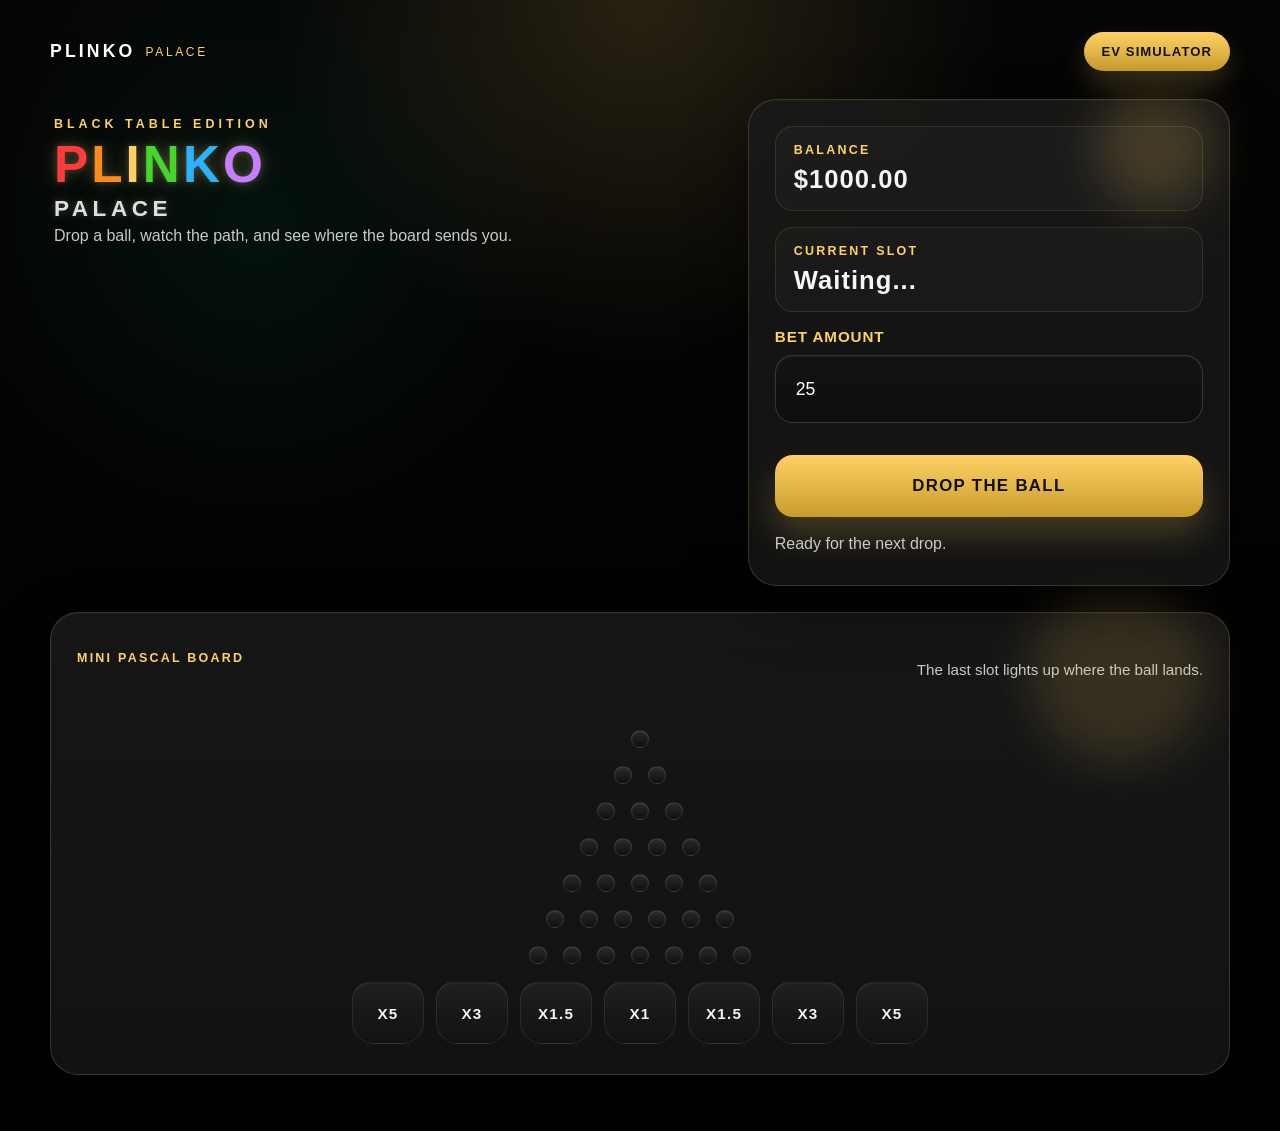
<file: index.html>
<!DOCTYPE html>
<html lang="en">

<head>
  <meta charset="utf-8">
  <meta name="viewport" content="width=device-width, initial-scale=1">
  <title>Plinko Palace</title>
  <link href="style.css" rel="stylesheet" type="text/css">
</head>

<body class="home-page">
  <main class="home-shell">
    <header class="topbar">
      <a class="brand-mark" href="index.html">
        <span class="brand-led">Plinko</span>
        <span class="brand-subtitle">Palace</span>
      </a>
      <a class="nav-link" href="simulator.html">EV Simulator</a>
    </header>

    <section class="hero-panel">
      <div class="hero-text">
        <p class="eyebrow">Black Table Edition</p>
        <h1 class="led-title" aria-label="Plinko Palace">
          <span class="plinko-word" aria-hidden="true">
            <span class="led-letter p">P</span>
            <span class="led-letter l">l</span>
            <span class="led-letter i">i</span>
            <span class="led-letter n">n</span>
            <span class="led-letter k">k</span>
            <span class="led-letter o">o</span>
          </span>
          <span class="subtitle-line">Palace</span>
        </h1>
        <p class="tagline">Drop a ball, watch the path, and see where the board sends you.</p>
      </div>

      <div class="control-deck">
        <div class="stat-card">
          <span class="stat-label">Balance</span>
          <strong id="balanceDisplay">$1000.00</strong>
        </div>
        <div class="stat-card">
          <span class="stat-label">Current Slot</span>
          <strong id="slotDisplay">Waiting...</strong>
        </div>

        <div class="field-group">
          <label for="betInput">Bet Amount</label>
          <input id="betInput" type="number" min="1" step="1" value="25">
        </div>

        <button id="dropBtn" type="button">Drop The Ball</button>
        <p id="resultMessage" class="status-line">Ready for the next drop.</p>
      </div>
    </section>

    <section class="board-section">
      <div class="triangle-frame">
        <div class="board-header">
          <p class="board-title">Mini Pascal Board</p>
          <p class="board-caption">The last slot lights up where the ball lands.</p>
        </div>

        <div id="triangleBoard" class="triangle-board" aria-label="Plinko board">
          <div class="triangle-row row-0">
            <span class="peg" data-row="0" data-col="0"></span>
          </div>
          <div class="triangle-row row-1">
            <span class="peg" data-row="1" data-col="0"></span>
            <span class="peg" data-row="1" data-col="1"></span>
          </div>
          <div class="triangle-row row-2">
            <span class="peg" data-row="2" data-col="0"></span>
            <span class="peg" data-row="2" data-col="1"></span>
            <span class="peg" data-row="2" data-col="2"></span>
          </div>
          <div class="triangle-row row-3">
            <span class="peg" data-row="3" data-col="0"></span>
            <span class="peg" data-row="3" data-col="1"></span>
            <span class="peg" data-row="3" data-col="2"></span>
            <span class="peg" data-row="3" data-col="3"></span>
          </div>
          <div class="triangle-row row-4">
            <span class="peg" data-row="4" data-col="0"></span>
            <span class="peg" data-row="4" data-col="1"></span>
            <span class="peg" data-row="4" data-col="2"></span>
            <span class="peg" data-row="4" data-col="3"></span>
            <span class="peg" data-row="4" data-col="4"></span>
          </div>
          <div class="triangle-row row-5">
            <span class="peg" data-row="5" data-col="0"></span>
            <span class="peg" data-row="5" data-col="1"></span>
            <span class="peg" data-row="5" data-col="2"></span>
            <span class="peg" data-row="5" data-col="3"></span>
            <span class="peg" data-row="5" data-col="4"></span>
            <span class="peg" data-row="5" data-col="5"></span>
          </div>
          <div class="triangle-row row-6">
            <span class="peg" data-row="6" data-col="0"></span>
            <span class="peg" data-row="6" data-col="1"></span>
            <span class="peg" data-row="6" data-col="2"></span>
            <span class="peg" data-row="6" data-col="3"></span>
            <span class="peg" data-row="6" data-col="4"></span>
            <span class="peg" data-row="6" data-col="5"></span>
            <span class="peg" data-row="6" data-col="6"></span>
          </div>
          <div class="slot-row" aria-label="Final slots">
            <button class="slot-pocket" data-slot="0" type="button"><span>x5</span></button>
            <button class="slot-pocket" data-slot="1" type="button"><span>x3</span></button>
            <button class="slot-pocket" data-slot="2" type="button"><span>x1.5</span></button>
            <button class="slot-pocket" data-slot="3" type="button"><span>x1</span></button>
            <button class="slot-pocket" data-slot="4" type="button"><span>x1.5</span></button>
            <button class="slot-pocket" data-slot="5" type="button"><span>x3</span></button>
            <button class="slot-pocket" data-slot="6" type="button"><span>x5</span></button>
          </div>
        </div>
      </div>
    </section>
  </main>

  <script src="script.js"></script>
</body>

</html>
</file>
<file: style.css>
* {
  box-sizing: border-box;
}

@import url("https://fonts.googleapis.com/css2?family=Montserrat:wght@400;600;700;800&display=swap");

:root {
  --gold: #ffd166;
  --gold-deep: #c69c2b;
  --panel: rgba(17, 17, 17, 0.88);
  --panel-border: rgba(255, 209, 102, 0.18);
  --text-soft: #c9c9c9;
  --shadow-gold: rgba(255, 209, 102, 0.22);
  --shadow-green: rgba(0, 184, 148, 0.16);
}

html,
body {
  margin: 0;
  min-height: 100%;
}

body {
  font-family: "Montserrat", Arial, Helvetica, sans-serif;
  background:
    radial-gradient(circle at top, rgba(255, 209, 102, 0.14), transparent 28%),
    radial-gradient(circle at 20% 20%, rgba(0, 184, 148, 0.08), transparent 22%),
    linear-gradient(180deg, #050505 0%, #000000 100%);
  color: #f5f5f5;
  padding: 32px 20px 56px;
  position: relative;
  overflow-x: hidden;
}

.home-shell,
.simulator-shell {
  width: min(1180px, 100%);
  margin: 0 auto;
}

.topbar {
  display: flex;
  align-items: center;
  justify-content: space-between;
  gap: 16px;
  margin-bottom: 28px;
}

.brand-mark,
.nav-link {
  text-decoration: none;
}

.brand-mark {
  display: inline-flex;
  align-items: center;
  gap: 10px;
}

.brand-led {
  color: #ffffff;
  font-weight: 800;
  font-size: 1.1rem;
  text-transform: uppercase;
  letter-spacing: 0.18em;
}

.brand-subtitle {
  color: var(--gold);
  text-transform: uppercase;
  font-size: 0.75rem;
  letter-spacing: 0.22em;
}

.nav-link {
  color: #111;
  background: linear-gradient(180deg, var(--gold) 0%, var(--gold-deep) 100%);
  border-radius: 999px;
  padding: 12px 18px;
  font-size: 0.82rem;
  font-weight: 800;
  text-transform: uppercase;
  letter-spacing: 0.08em;
  box-shadow: 0 12px 24px rgba(255, 209, 102, 0.18);
}

.hero-panel {
  display: grid;
  grid-template-columns: minmax(0, 1.25fr) minmax(320px, 0.9fr);
  gap: 28px;
  align-items: start;
  margin-bottom: 26px;
}

.control-deck,
.triangle-frame,
.casino-stage {
  width: 100%;
  position: relative;
  padding: 26px;
  border-radius: 28px;
  background:
    linear-gradient(180deg, rgba(255, 255, 255, 0.03), rgba(255, 255, 255, 0.015)),
    var(--panel);
  border: 1px solid var(--panel-border);
  box-shadow:
    0 20px 60px rgba(0, 0, 0, 0.44),
    inset 0 1px 0 rgba(255, 255, 255, 0.03);
}

.triangle-frame {
  padding-bottom: 30px;
}

.control-deck::before,
.triangle-frame::before,
.casino-stage::before,
.casino-stage::after {
  content: "";
  position: absolute;
  inset: auto;
  border-radius: 999px;
  pointer-events: none;
  filter: blur(24px);
}

.control-deck::before {
  width: 120px;
  height: 120px;
  background: rgba(255, 209, 102, 0.18);
  top: -12px;
  right: 14px;
}

.triangle-frame::before,
.casino-stage::before {
  width: 180px;
  height: 180px;
  background: rgba(255, 209, 102, 0.14);
  top: -30px;
  right: 20px;
}

.casino-stage::after {
  width: 220px;
  height: 220px;
  background: rgba(0, 184, 148, 0.1);
  bottom: 40px;
  left: -40px;
}

.hero-text {
  padding: 18px 10px 0 4px;
}

.hero-copy {
  margin-bottom: 34px;
  position: relative;
  z-index: 1;
}

.eyebrow {
  margin: 0 0 10px;
  text-transform: uppercase;
  letter-spacing: 0.32em;
  color: var(--gold);
  font-size: 0.78rem;
  font-weight: 700;
}

h1 {
  margin: 0 0 8px;
  font-size: clamp(2.3rem, 4vw, 4.2rem);
  line-height: 0.95;
  text-transform: uppercase;
  letter-spacing: 0.04em;
}

.led-title {
  display: inline-flex;
  flex-direction: column;
  gap: 8px;
  text-shadow:
    0 0 6px rgba(255, 255, 255, 0.18),
    0 0 16px rgba(255, 209, 102, 0.2),
    0 0 34px rgba(255, 209, 102, 0.16);
  animation: ledPulse 2.8s ease-in-out infinite;
}

.plinko-word {
  display: inline-flex;
  flex-wrap: wrap;
  gap: 0.02em;
}

.led-letter {
  display: inline-block;
  animation: ledFlicker 2.4s infinite;
}

.led-letter.p { color: #ff3b3b; animation-delay: 0s; }
.led-letter.l { color: #ff8c1a; animation-delay: 0.12s; }
.led-letter.i { color: #ffd166; animation-delay: 0.24s; }
.led-letter.n { color: #44d62c; animation-delay: 0.36s; }
.led-letter.k { color: #2bb3ff; animation-delay: 0.48s; }
.led-letter.o { color: #c77dff; animation-delay: 0.6s; }

.subtitle-line {
  color: #f2f2f2;
  font-size: 0.44em;
  font-weight: 800;
  letter-spacing: 0.2em;
  text-transform: uppercase;
  opacity: 0.92;
}

.tagline,
.results-label,
.status-line,
.board-caption {
  margin: 0 0 24px;
  color: var(--text-soft);
  font-size: 1rem;
}

.control-deck {
  z-index: 1;
}

.stat-card {
  display: flex;
  flex-direction: column;
  gap: 8px;
  padding: 16px 18px;
  margin-bottom: 16px;
  border-radius: 18px;
  background: rgba(255, 255, 255, 0.025);
  border: 1px solid rgba(255, 209, 102, 0.12);
}

.stat-card strong {
  font-size: clamp(1.2rem, 2vw, 1.7rem);
  letter-spacing: 0.04em;
}

.stat-label,
.board-title {
  color: var(--gold);
  font-size: 0.78rem;
  font-weight: 700;
  letter-spacing: 0.18em;
  text-transform: uppercase;
}

.field-group {
  display: flex;
  flex-direction: column;
  gap: 10px;
  margin-bottom: 22px;
  position: relative;
  z-index: 1;
}

.field-group label {
  font-size: 0.95rem;
  color: var(--gold);
  font-weight: 700;
  letter-spacing: 0.06em;
  text-transform: uppercase;
}

input {
  width: 100%;
  min-height: 68px;
  padding: 18px 20px;
  border-radius: 18px;
  border: 1px solid rgba(255, 209, 102, 0.2);
  background:
    linear-gradient(180deg, rgba(255, 255, 255, 0.04), rgba(255, 255, 255, 0.02)),
    #090909;
  color: #fff;
  font-size: 1.1rem;
  outline: none;
  box-shadow: inset 0 1px 0 rgba(255, 255, 255, 0.04);
}

input::placeholder {
  color: #7d7d7d;
}

input:focus {
  border-color: var(--gold);
  box-shadow: 0 0 0 3px rgba(255, 209, 102, 0.14);
}

button {
  width: 100%;
  min-height: 62px;
  margin-top: 10px;
  border: 0;
  border-radius: 18px;
  background: linear-gradient(180deg, var(--gold) 0%, var(--gold-deep) 100%);
  color: #140f00;
  font-size: 1.05rem;
  font-weight: 800;
  cursor: pointer;
  text-transform: uppercase;
  letter-spacing: 0.08em;
  box-shadow: 0 18px 34px rgba(255, 209, 102, 0.22);
  position: relative;
  z-index: 1;
}

button.hidden {
  display: none;
}

button:hover {
  transform: translateY(-1px);
  filter: brightness(1.05);
}

.board-section {
  position: relative;
}

.board-header {
  display: flex;
  align-items: end;
  justify-content: space-between;
  gap: 14px;
  margin-bottom: 18px;
}

.board-caption {
  margin: 0;
  font-size: 0.95rem;
}

.triangle-board {
  position: relative;
  padding: 34px 14px 0;
  overflow: hidden;
}

.triangle-row,
.slot-row {
  display: flex;
  justify-content: center;
  gap: 16px;
}

.triangle-row {
  margin-bottom: 18px;
}

.peg {
  width: 18px;
  height: 18px;
  border-radius: 50%;
  background: linear-gradient(180deg, #2a2a2a 0%, #101010 100%);
  border: 1px solid rgba(255, 255, 255, 0.12);
  box-shadow: inset 0 1px 0 rgba(255, 255, 255, 0.06);
  transition: transform 180ms ease, box-shadow 180ms ease, background 180ms ease;
}

.peg.active {
  background: radial-gradient(circle, #ffe49c 0%, #ffd166 45%, #a56e0f 100%);
  box-shadow:
    0 0 12px rgba(255, 209, 102, 0.5),
    0 0 24px rgba(255, 209, 102, 0.22);
  transform: scale(1.12);
}

.slot-row {
  margin-top: 8px;
  gap: 12px;
}

.slot-pocket {
  width: 72px;
  min-height: 62px;
  margin-top: 0;
  padding: 0;
  border-radius: 18px 18px 22px 22px;
  background:
    linear-gradient(180deg, rgba(255, 255, 255, 0.08), rgba(255, 255, 255, 0.02)),
    #0d0d0d;
  border: 1px solid rgba(255, 209, 102, 0.1);
  color: #f3f3f3;
  font-size: 0.95rem;
  box-shadow: inset 0 1px 0 rgba(255, 255, 255, 0.03);
}

.slot-pocket span {
  display: inline-block;
  transform: translateY(1px);
}

.slot-pocket:hover {
  transform: none;
  filter: none;
}

.slot-pocket.active-slot {
  color: #110b00;
  background: linear-gradient(180deg, #ffd166 0%, #c69c2b 100%);
  box-shadow:
    0 0 18px rgba(255, 209, 102, 0.4),
    0 10px 26px rgba(255, 209, 102, 0.2);
}

.status-line {
  min-height: 24px;
  margin: 18px 0 0;
}

.simulator-page .casino-stage {
  max-width: 760px;
  margin: 0 auto;
}

@keyframes ledFlicker {
  0%, 18%, 22%, 28%, 100% {
    opacity: 1;
    text-shadow:
      0 0 6px currentColor,
      0 0 16px currentColor,
      0 0 28px currentColor;
  }
  20%, 26% {
    opacity: 0.55;
    text-shadow: none;
  }
  24% {
    opacity: 0.85;
  }
}

@keyframes ledPulse {
  0%, 100% {
    transform: translateY(0);
    filter: brightness(1);
  }
  50% {
    transform: translateY(-1px);
    filter: brightness(1.12);
  }
}

@media (max-width: 640px) {
  body {
    padding: 24px 14px;
  }

  .topbar,
  .board-header,
  .hero-panel {
    grid-template-columns: 1fr;
    flex-direction: column;
    align-items: flex-start;
  }

  .control-deck,
  .triangle-frame,
  .casino-stage {
    padding: 20px;
    border-radius: 22px;
  }

  h1 {
    font-size: 2rem;
  }

  input,
  button {
    min-height: 56px;
  }

  .triangle-board {
    padding-left: 0;
    padding-right: 0;
  }

  .triangle-row {
    gap: 10px;
    margin-bottom: 14px;
  }

  .slot-row {
    gap: 8px;
  }

  .slot-pocket {
    width: 44px;
    min-height: 56px;
    font-size: 0.72rem;
    border-radius: 14px 14px 18px 18px;
  }

  .peg {
    width: 14px;
    height: 14px;
  }

}

.blog-post {
  max-width: 900px;
  margin: 60px auto 100px;
  padding: 40px;
  border-radius: 24px;
  background: rgba(255, 255, 255, 0.04);
  color: #f5f5f5;
  line-height: 1.8;
}

.blog-post h2 {
  font-size: 2.4rem;
  margin-bottom: 24px;
  font-weight: 700;
}

.blog-post h3 {
  font-size: 1.5rem;
  margin-top: 32px;
  margin-bottom: 12px;
  font-weight: 600;
}

.blog-post p {
  font-size: 1.15rem;
  margin-bottom: 16px;
  color: rgba(255, 255, 255, 0.9);
}

.blog-post p strong {
  color: #ffd166;
  font-weight: 600;
}

.video-container {
  margin: 24px 0 40px;
  position: relative;
  width: 100%;
  padding-bottom: 56.25%; 
  border-radius: 16px;
  overflow: hidden;
}

.video-container iframe {
  position: absolute;
  top: 0;
  left: 0;
  width: 100%;
  height: 100%;
  border: none;
}
</file>
